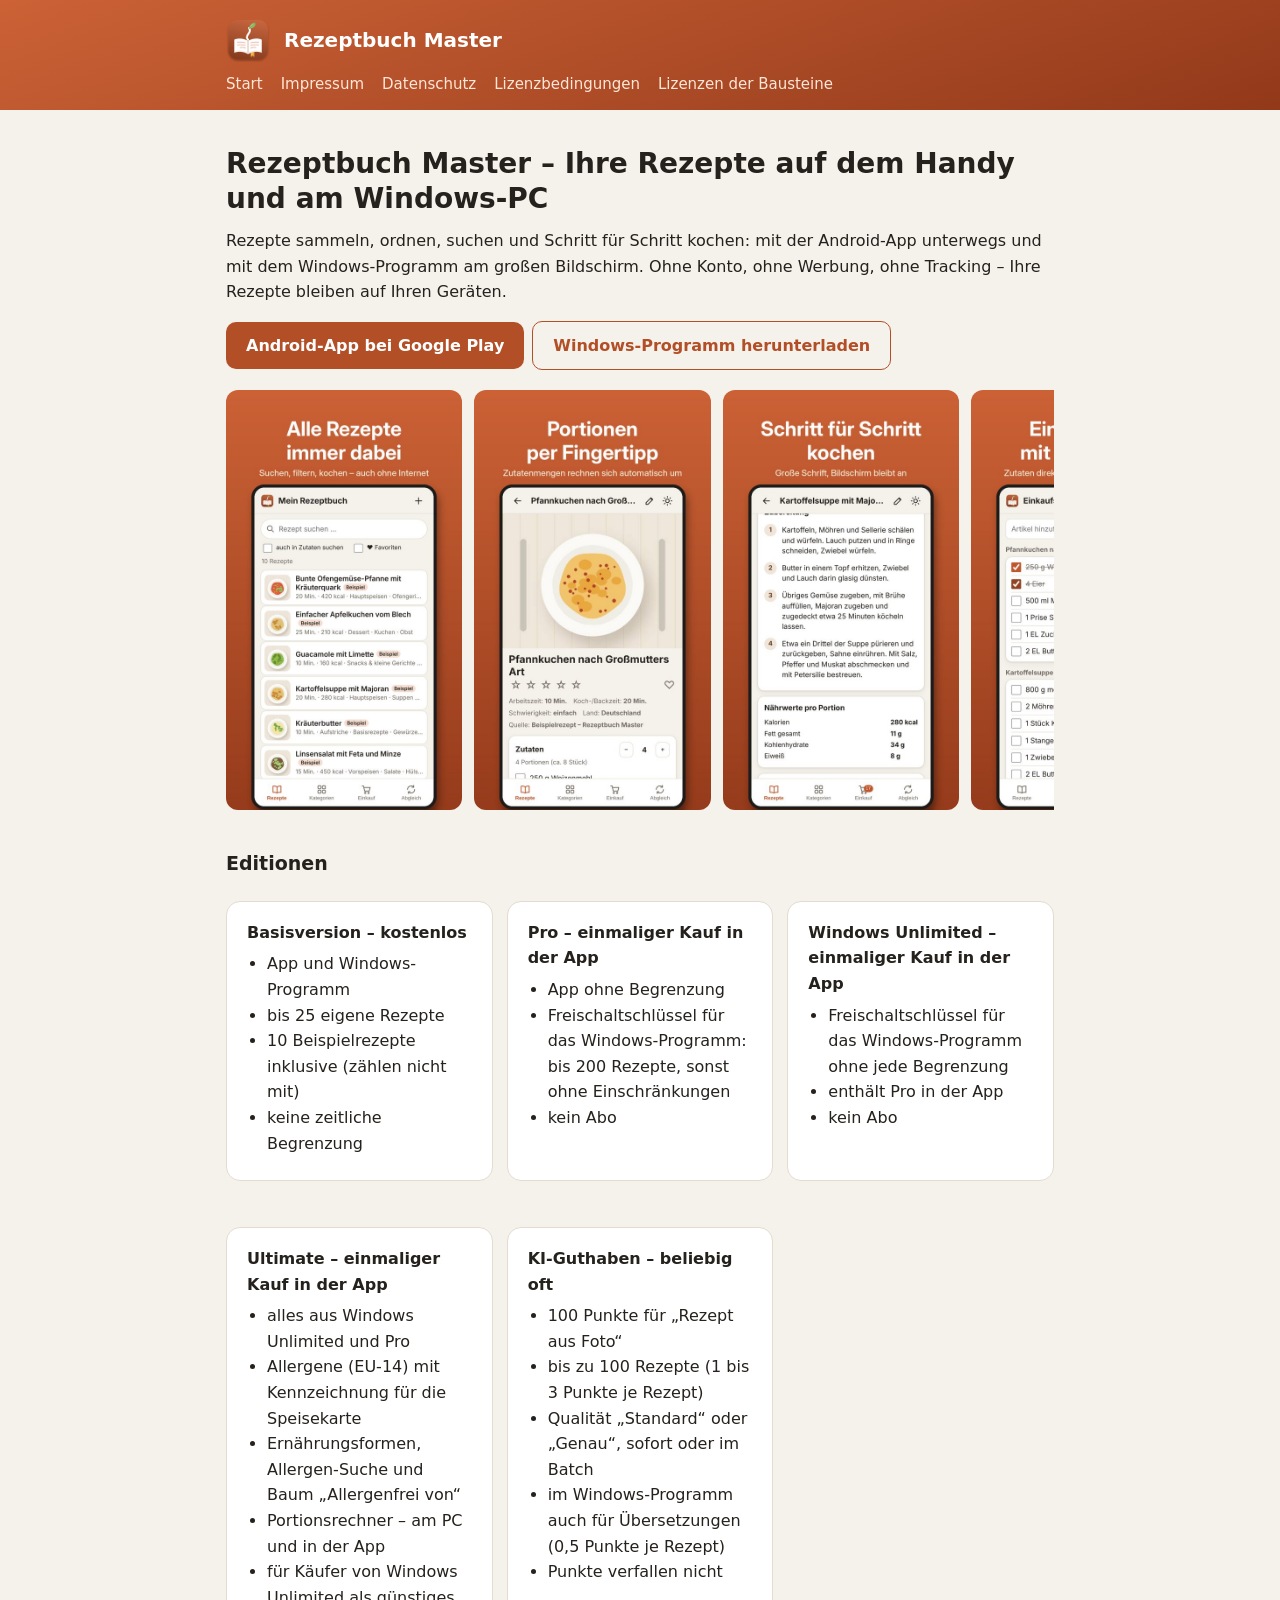
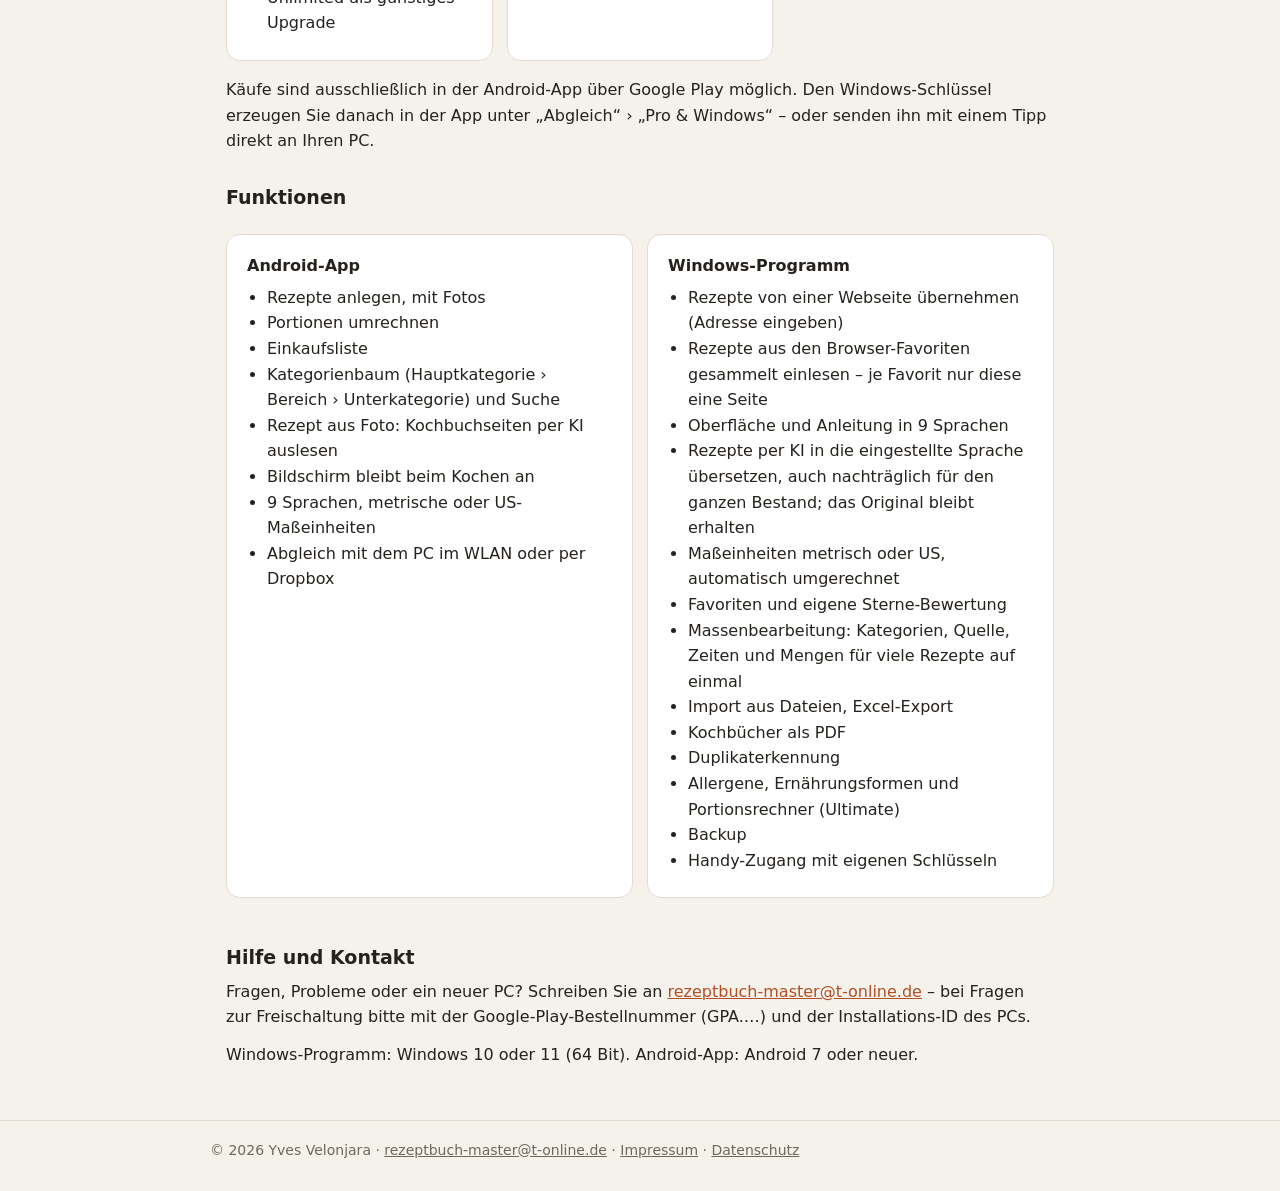
<file: index.html>
<!doctype html>
<html lang="de"><head><meta charset="utf-8"><meta name="viewport" content="width=device-width,initial-scale=1">
<title>Rezeptbuch Master – Rezepte auf Handy und PC</title><link rel="icon" href="icon.png"><link rel="stylesheet" href="style.css"></head>
<body><header><div class="w hd"><img src="icon.png" alt=""><a href="index.html">Rezeptbuch Master</a></div>
<div class="w"><nav><a href="index.html">Start</a><a href="impressum.html">Impressum</a><a href="datenschutz.html">Datenschutz</a><a href="lizenz.html">Lizenzbedingungen</a><a href="bausteine.html">Lizenzen der Bausteine</a></nav></div></header>
<main class="w"><h1>Rezeptbuch Master – Ihre Rezepte auf dem Handy und am Windows-PC</h1>
<p>Rezepte sammeln, ordnen, suchen und Schritt für Schritt kochen: mit der Android-App unterwegs und mit dem
Windows-Programm am großen Bildschirm. Ohne Konto, ohne Werbung, ohne Tracking – Ihre Rezepte bleiben auf Ihren Geräten.</p>
<p><a class="btn" href="https://play.google.com/store/apps/details?id=de.velonjara.rezeptbuch">Android-App bei Google Play</a><a class="btn sec" href="https://github.com/RezeptbuchMaster/rezeptbuch-master/releases/latest">Windows-Programm herunterladen</a></p>
<div class="shots"><img src="bilder/screenshot_1.jpg" alt="Bildschirmfoto 1 der App" loading="lazy"><img src="bilder/screenshot_2.jpg" alt="Bildschirmfoto 2 der App" loading="lazy"><img src="bilder/screenshot_3.jpg" alt="Bildschirmfoto 3 der App" loading="lazy"><img src="bilder/screenshot_4.jpg" alt="Bildschirmfoto 4 der App" loading="lazy"><img src="bilder/screenshot_5.jpg" alt="Bildschirmfoto 5 der App" loading="lazy"><img src="bilder/screenshot_6.jpg" alt="Bildschirmfoto 6 der App" loading="lazy"><img src="bilder/screenshot_7.jpg" alt="Bildschirmfoto 7 der App" loading="lazy"><img src="bilder/screenshot_8.jpg" alt="Bildschirmfoto 8 der App" loading="lazy"></div>
<h2>Editionen</h2>
<div class="grid">
<div class="card"><b>Basisversion – kostenlos</b><ul><li>App und Windows-Programm</li><li>bis 25 eigene Rezepte</li><li>10 Beispielrezepte inklusive (zählen nicht mit)</li><li>keine zeitliche Begrenzung</li></ul></div>
<div class="card"><b>Pro – einmaliger Kauf in der App</b><ul><li>App ohne Begrenzung</li><li>Freischaltschlüssel für das Windows-Programm: bis 200 Rezepte, sonst ohne Einschränkungen</li><li>kein Abo</li></ul></div>
<div class="card"><b>Windows Unlimited – einmaliger Kauf in der App</b><ul><li>Freischaltschlüssel für das Windows-Programm ohne jede Begrenzung</li><li>enthält Pro in der App</li><li>kein Abo</li></ul></div>
<div class="card"><b>Ultimate – einmaliger Kauf in der App</b><ul><li>alles aus Windows Unlimited und Pro</li><li>Allergene (EU-14) mit Kennzeichnung für die Speisekarte</li><li>Ernährungsformen, Allergen-Suche und Baum „Allergenfrei von“</li><li>Portionsrechner – am PC und in der App</li><li>für Käufer von Windows Unlimited als günstiges Upgrade</li></ul></div>
<div class="card"><b>KI-Guthaben – beliebig oft</b><ul><li>100 Punkte für „Rezept aus Foto“</li><li>bis zu 100 Rezepte (1 bis 3 Punkte je Rezept)</li><li>Qualität „Standard“ oder „Genau“, sofort oder im Batch</li><li>im Windows-Programm auch für Übersetzungen (0,5 Punkte je Rezept)</li><li>Punkte verfallen nicht</li></ul></div>
</div>
<p>Käufe sind ausschließlich in der Android-App über Google Play möglich. Den Windows-Schlüssel erzeugen Sie danach in der App unter
„Abgleich“ › „Pro &amp; Windows“ – oder senden ihn mit einem Tipp direkt an Ihren PC.</p>
<h2>Funktionen</h2>
<div class="grid">
<div class="card"><b>Android-App</b><ul><li>Rezepte anlegen, mit Fotos</li><li>Portionen umrechnen</li><li>Einkaufsliste</li><li>Kategorienbaum (Hauptkategorie › Bereich › Unterkategorie) und Suche</li><li>Rezept aus Foto: Kochbuchseiten per KI auslesen</li><li>Bildschirm bleibt beim Kochen an</li><li>9 Sprachen, metrische oder US-Maßeinheiten</li><li>Abgleich mit dem PC im WLAN oder per Dropbox</li></ul></div>
<div class="card"><b>Windows-Programm</b><ul><li>Rezepte von einer Webseite übernehmen (Adresse eingeben)</li><li>Rezepte aus den Browser-Favoriten gesammelt einlesen – je Favorit nur diese eine Seite</li><li>Oberfläche und Anleitung in 9 Sprachen</li><li>Rezepte per KI in die eingestellte Sprache übersetzen, auch nachträglich für den ganzen Bestand; das Original bleibt erhalten</li><li>Maßeinheiten metrisch oder US, automatisch umgerechnet</li><li>Favoriten und eigene Sterne-Bewertung</li><li>Massenbearbeitung: Kategorien, Quelle, Zeiten und Mengen für viele Rezepte auf einmal</li><li>Import aus Dateien, Excel-Export</li><li>Kochbücher als PDF</li><li>Duplikaterkennung</li><li>Allergene, Ernährungsformen und Portionsrechner (Ultimate)</li><li>Backup</li><li>Handy-Zugang mit eigenen Schlüsseln</li></ul></div>
</div>
<h2>Hilfe und Kontakt</h2>
<p>Fragen, Probleme oder ein neuer PC? Schreiben Sie an <a href="mailto:rezeptbuch-master@t-online.de">rezeptbuch-master@t-online.de</a> – bei Fragen zur
Freischaltung bitte mit der Google-Play-Bestellnummer (GPA.…) und der Installations-ID des PCs.</p>
<p>Windows-Programm: Windows 10 oder 11 (64 Bit). Android-App: Android 7 oder neuer.</p>
</main>
<footer><div class="w">© 2026 Yves Velonjara · <a href="mailto:rezeptbuch-master@t-online.de">rezeptbuch-master@t-online.de</a> · <a href="impressum.html">Impressum</a> · <a href="datenschutz.html">Datenschutz</a></div></footer>
</body></html>
</file>
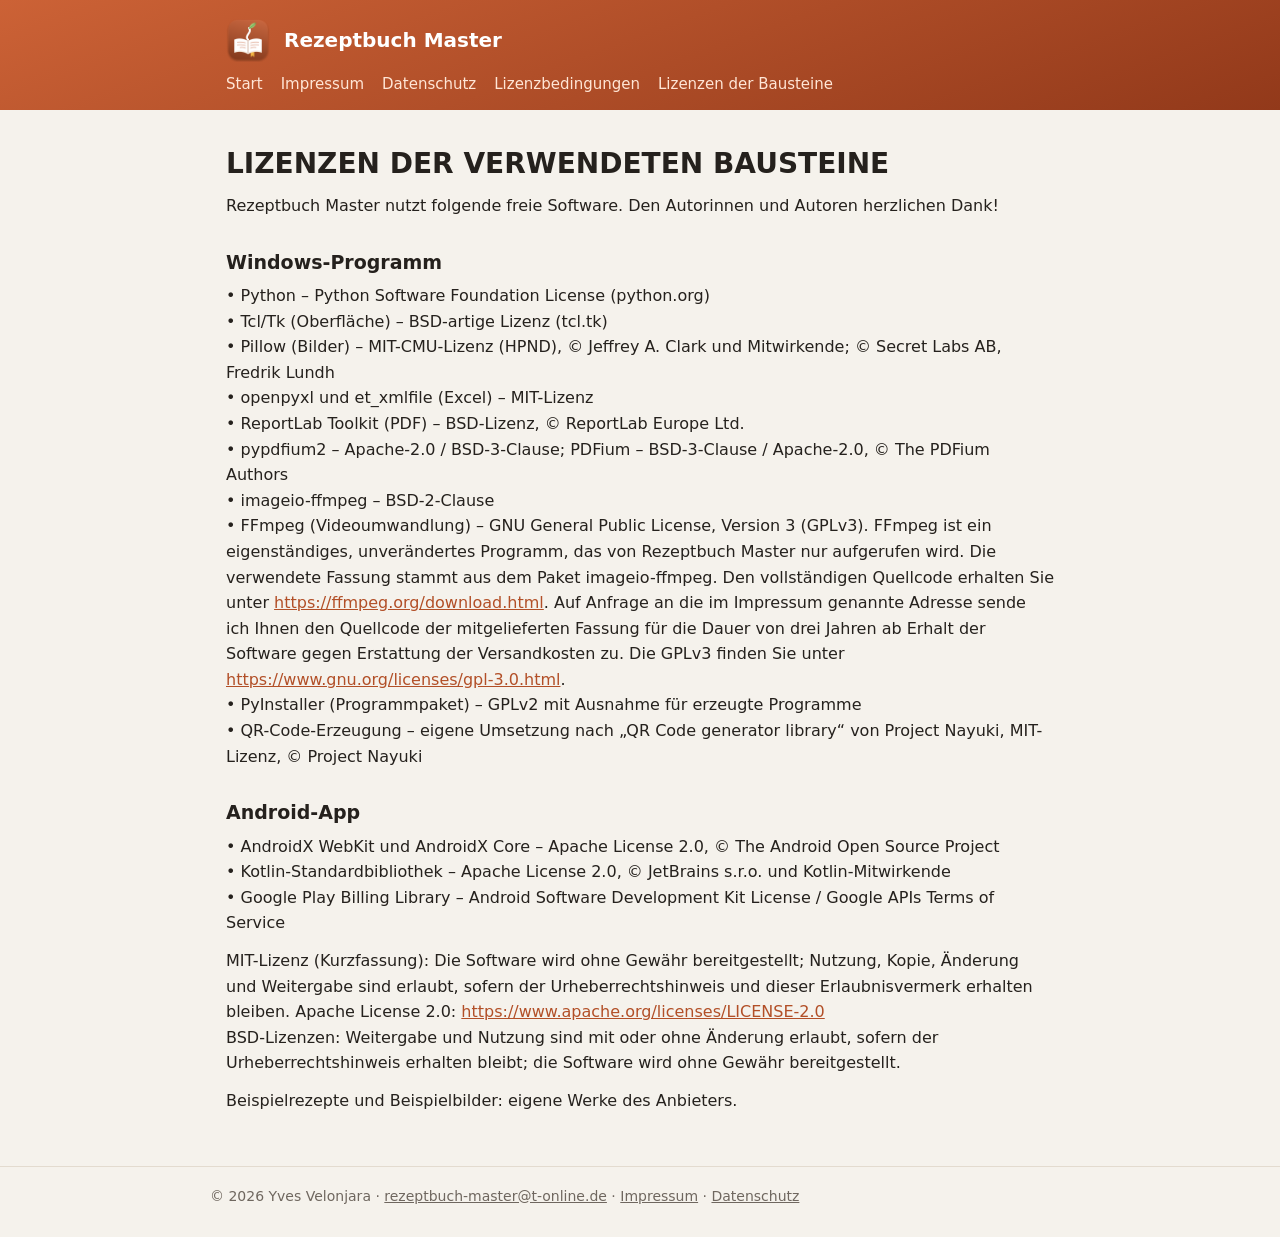
<file: bausteine.html>
<!doctype html>
<html lang="de"><head><meta charset="utf-8"><meta name="viewport" content="width=device-width,initial-scale=1">
<title>Lizenzen der Bausteine – Rezeptbuch Master</title><link rel="icon" href="icon.png"><link rel="stylesheet" href="style.css"></head>
<body><header><div class="w hd"><img src="icon.png" alt=""><a href="index.html">Rezeptbuch Master</a></div>
<div class="w"><nav><a href="index.html">Start</a><a href="impressum.html">Impressum</a><a href="datenschutz.html">Datenschutz</a><a href="lizenz.html">Lizenzbedingungen</a><a href="bausteine.html">Lizenzen der Bausteine</a></nav></div></header>
<main class="w"><h1>LIZENZEN DER VERWENDETEN BAUSTEINE</h1>
<p>Rezeptbuch Master nutzt folgende freie Software. Den Autorinnen und Autoren herzlichen Dank!</p>
<h2>Windows-Programm</h2>
<p>• Python – Python Software Foundation License (python.org)<br>• Tcl/Tk (Oberfläche) – BSD-artige Lizenz (tcl.tk)<br>• Pillow (Bilder) – MIT-CMU-Lizenz (HPND), © Jeffrey A. Clark und Mitwirkende; © Secret Labs AB, Fredrik Lundh<br>• openpyxl und et_xmlfile (Excel) – MIT-Lizenz<br>• ReportLab Toolkit (PDF) – BSD-Lizenz, © ReportLab Europe Ltd.<br>• pypdfium2 – Apache-2.0 / BSD-3-Clause; PDFium – BSD-3-Clause / Apache-2.0, © The PDFium Authors<br>• imageio-ffmpeg – BSD-2-Clause<br>• FFmpeg (Videoumwandlung) – GNU General Public License, Version 3 (GPLv3). FFmpeg ist ein eigenständiges, unverändertes Programm, das von Rezeptbuch Master nur aufgerufen wird. Die verwendete Fassung stammt aus dem Paket imageio-ffmpeg. Den vollständigen Quellcode erhalten Sie unter <a href="https://ffmpeg.org/download.html">https://ffmpeg.org/download.html</a>. Auf Anfrage an die im Impressum genannte Adresse sende ich Ihnen den Quellcode der mitgelieferten Fassung für die Dauer von drei Jahren ab Erhalt der Software gegen Erstattung der Versandkosten zu. Die GPLv3 finden Sie unter <a href="https://www.gnu.org/licenses/gpl-3.0.html">https://www.gnu.org/licenses/gpl-3.0.html</a>.<br>• PyInstaller (Programmpaket) – GPLv2 mit Ausnahme für erzeugte Programme<br>• QR-Code-Erzeugung – eigene Umsetzung nach „QR Code generator library“ von Project Nayuki, MIT-Lizenz, © Project Nayuki</p>
<h2>Android-App</h2>
<p>• AndroidX WebKit und AndroidX Core – Apache License 2.0, © The Android Open Source Project<br>• Kotlin-Standardbibliothek – Apache License 2.0, © JetBrains s.r.o. und Kotlin-Mitwirkende<br>• Google Play Billing Library – Android Software Development Kit License / Google APIs Terms of Service</p>
<p>MIT-Lizenz (Kurzfassung): Die Software wird ohne Gewähr bereitgestellt; Nutzung, Kopie, Änderung und Weitergabe sind erlaubt, sofern der Urheberrechtshinweis und dieser Erlaubnisvermerk erhalten bleiben. Apache License 2.0: <a href="https://www.apache.org/licenses/LICENSE-2.0">https://www.apache.org/licenses/LICENSE-2.0</a><br>BSD-Lizenzen: Weitergabe und Nutzung sind mit oder ohne Änderung erlaubt, sofern der Urheberrechtshinweis erhalten bleibt; die Software wird ohne Gewähr bereitgestellt.</p>
<p>Beispielrezepte und Beispielbilder: eigene Werke des Anbieters.</p></main>
<footer><div class="w">© 2026 Yves Velonjara · <a href="mailto:rezeptbuch-master@t-online.de">rezeptbuch-master@t-online.de</a> · <a href="impressum.html">Impressum</a> · <a href="datenschutz.html">Datenschutz</a></div></footer>
</body></html>
</file>
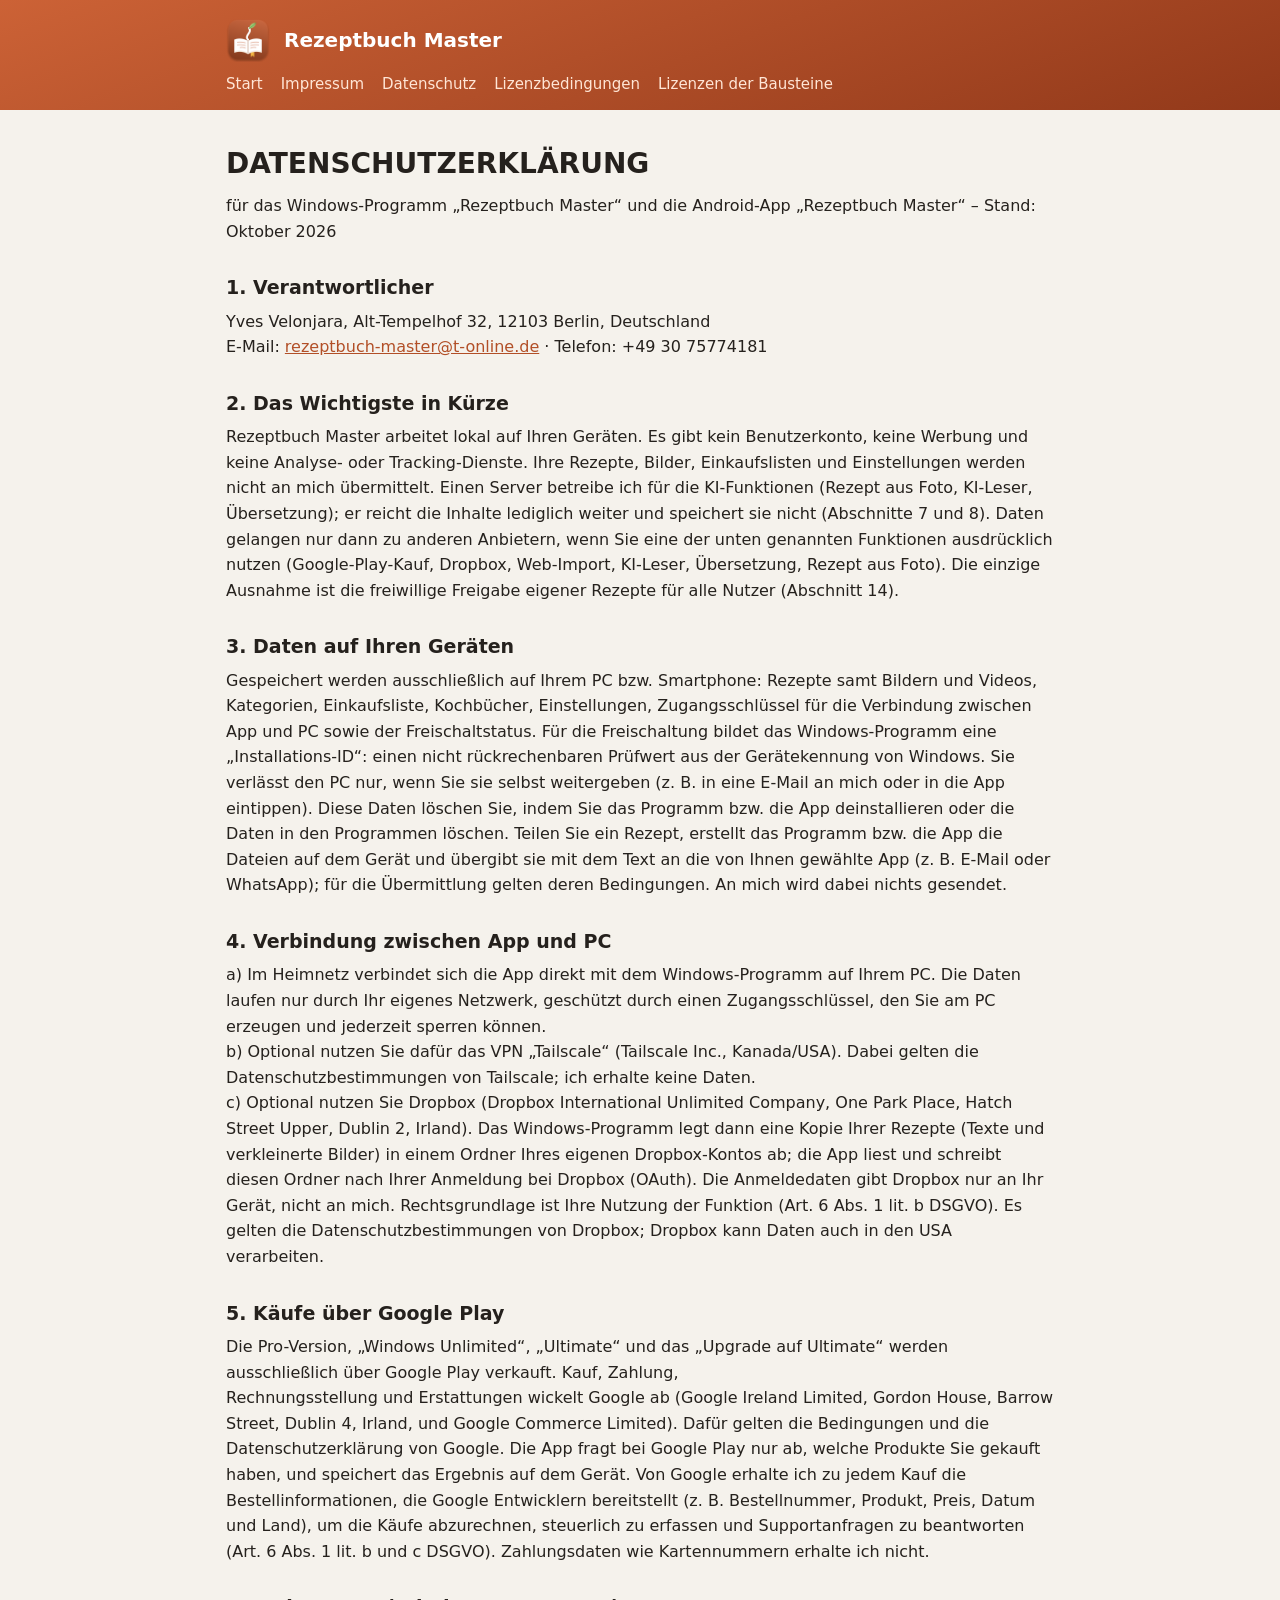
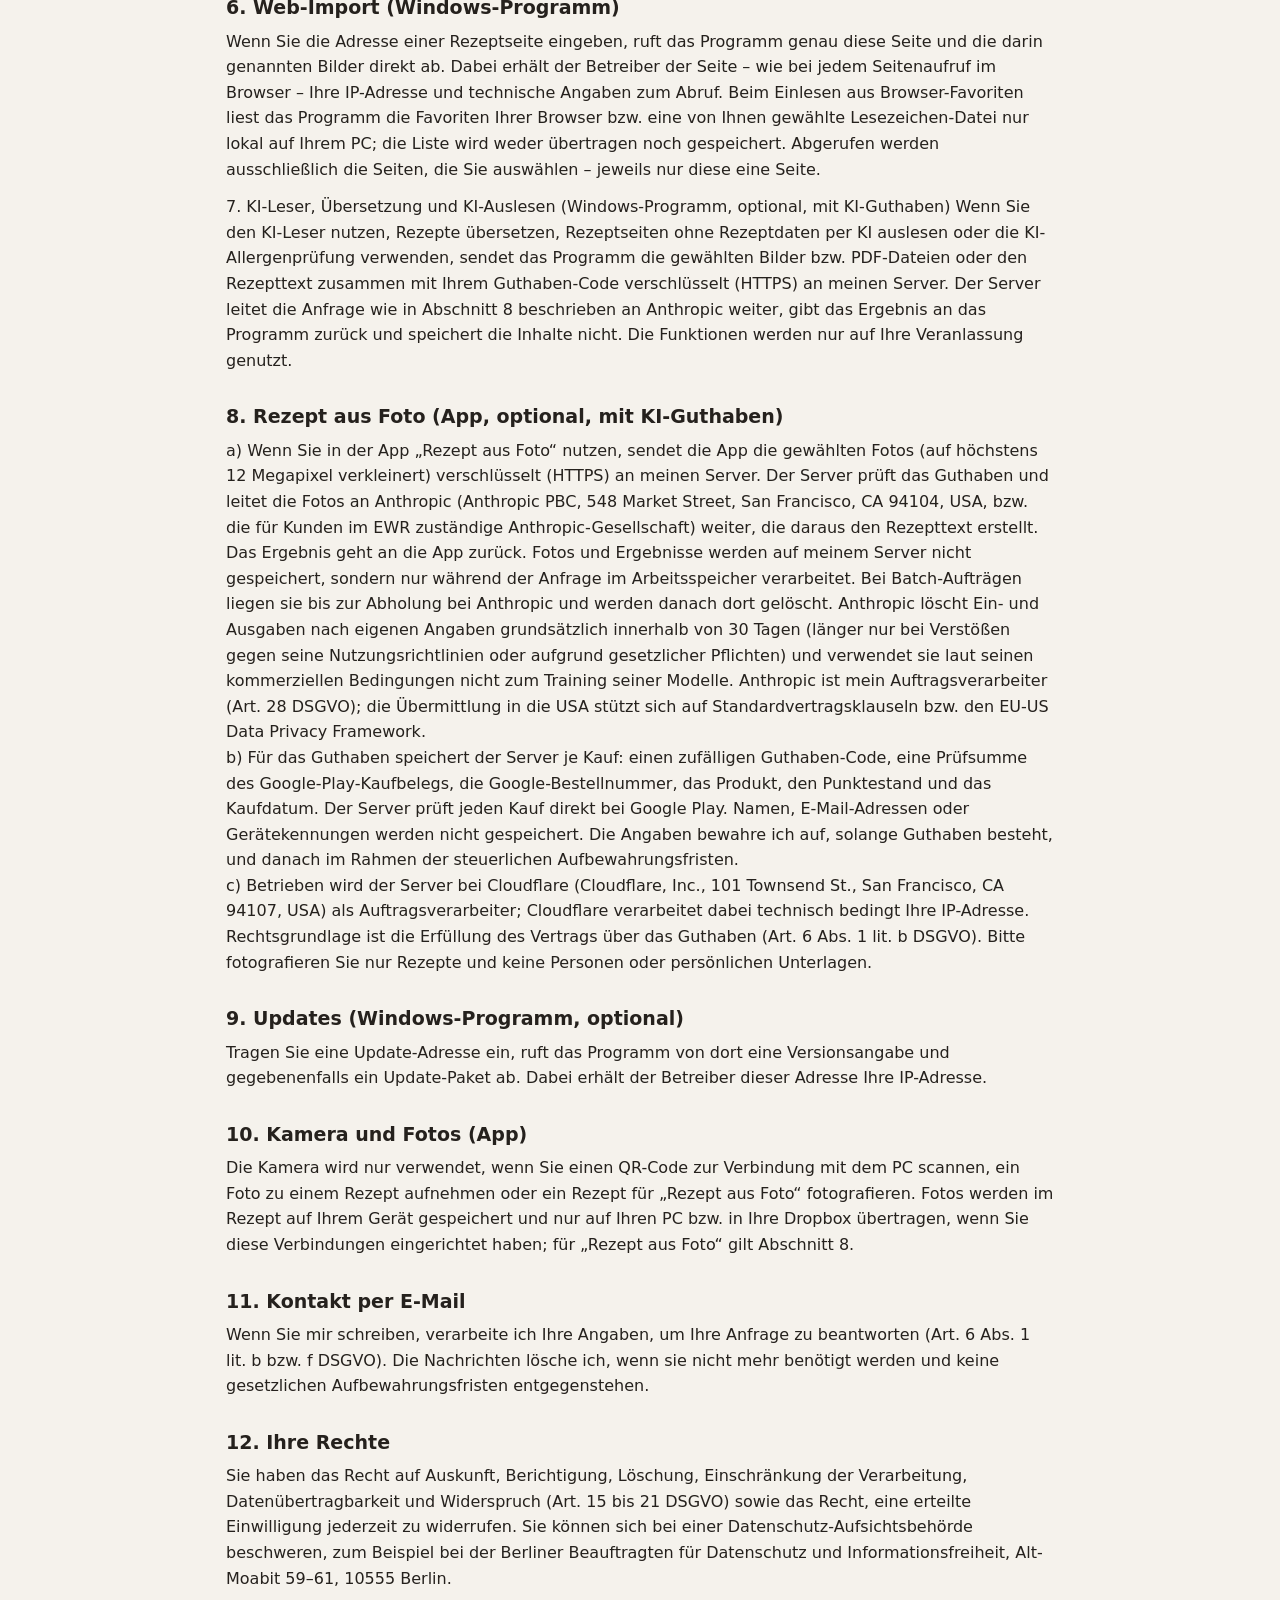
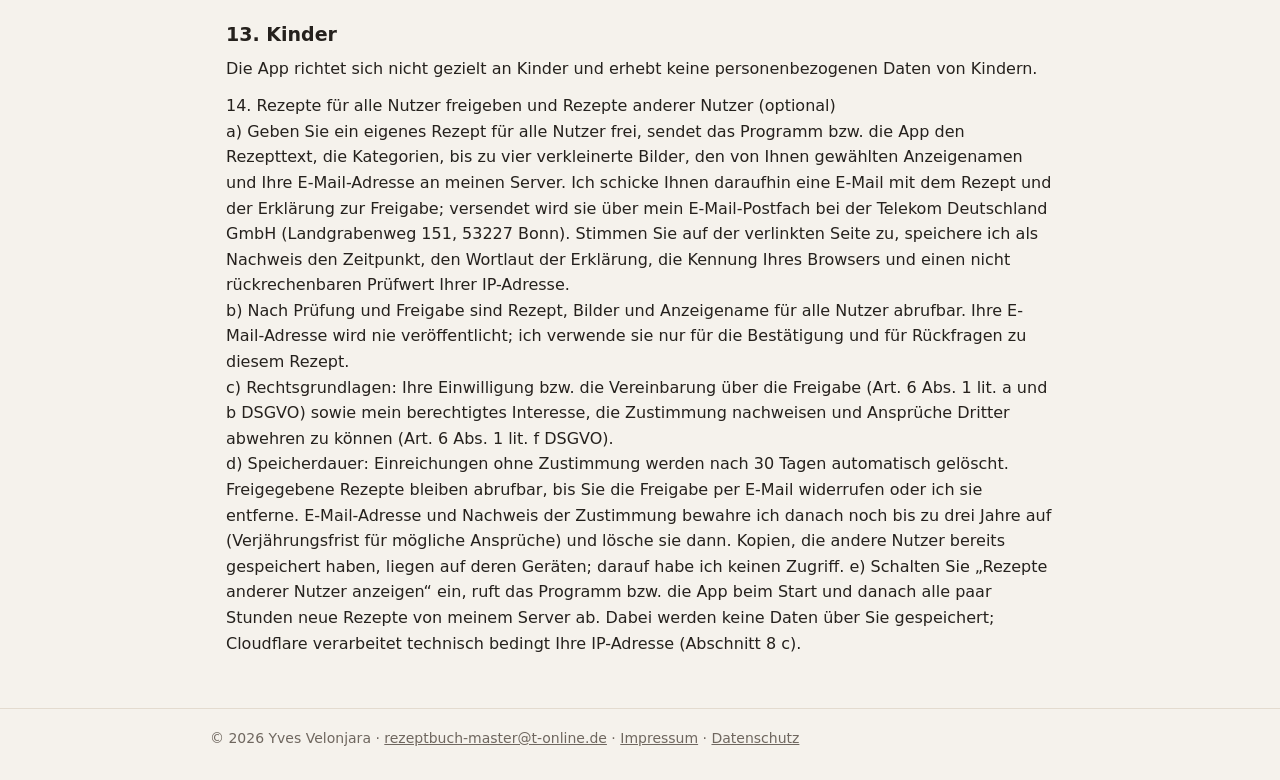
<file: datenschutz.html>
<!doctype html>
<html lang="de"><head><meta charset="utf-8"><meta name="viewport" content="width=device-width,initial-scale=1">
<title>Datenschutzerklärung – Rezeptbuch Master</title><link rel="icon" href="icon.png"><link rel="stylesheet" href="style.css"></head>
<body><header><div class="w hd"><img src="icon.png" alt=""><a href="index.html">Rezeptbuch Master</a></div>
<div class="w"><nav><a href="index.html">Start</a><a href="impressum.html">Impressum</a><a href="datenschutz.html">Datenschutz</a><a href="lizenz.html">Lizenzbedingungen</a><a href="bausteine.html">Lizenzen der Bausteine</a></nav></div></header>
<main class="w"><h1>DATENSCHUTZERKLÄRUNG</h1>
<p>für das Windows-Programm „Rezeptbuch Master“ und die Android-App „Rezeptbuch Master“ – Stand: Oktober 2026</p>
<h2>1. Verantwortlicher</h2>
<p>Yves Velonjara, Alt-Tempelhof 32, 12103 Berlin, Deutschland<br>E-Mail: <a href="mailto:rezeptbuch-master@t-online.de">rezeptbuch-master@t-online.de</a> · Telefon: +49 30 75774181</p>
<h2>2. Das Wichtigste in Kürze</h2>
<p>Rezeptbuch Master arbeitet lokal auf Ihren Geräten. Es gibt kein Benutzerkonto, keine Werbung und keine Analyse- oder Tracking-Dienste. Ihre Rezepte, Bilder, Einkaufslisten und Einstellungen werden nicht an mich übermittelt. Einen Server betreibe ich für die KI-Funktionen (Rezept aus Foto, KI-Leser, Übersetzung); er reicht die Inhalte lediglich weiter und speichert sie nicht (Abschnitte 7 und 8). Daten gelangen nur dann zu anderen Anbietern, wenn Sie eine der unten genannten Funktionen ausdrücklich nutzen (Google-Play-Kauf, Dropbox, Web-Import, KI-Leser, Übersetzung, Rezept aus Foto). Die einzige Ausnahme ist die freiwillige Freigabe eigener Rezepte für alle Nutzer (Abschnitt 14).</p>
<h2>3. Daten auf Ihren Geräten</h2>
<p>Gespeichert werden ausschließlich auf Ihrem PC bzw. Smartphone: Rezepte samt Bildern und Videos, Kategorien, Einkaufsliste, Kochbücher, Einstellungen, Zugangsschlüssel für die Verbindung zwischen App und PC sowie der Freischaltstatus. Für die Freischaltung bildet das Windows-Programm eine „Installations-ID“: einen nicht rückrechenbaren Prüfwert aus der Gerätekennung von Windows. Sie verlässt den PC nur, wenn Sie sie selbst weitergeben (z. B. in eine E-Mail an mich oder in die App eintippen). Diese Daten löschen Sie, indem Sie das Programm bzw. die App deinstallieren oder die Daten in den Programmen löschen. Teilen Sie ein Rezept, erstellt das Programm bzw. die App die Dateien auf dem Gerät und übergibt sie mit dem Text an die von Ihnen gewählte App (z. B. E-Mail oder WhatsApp); für die Übermittlung gelten deren Bedingungen. An mich wird dabei nichts gesendet.</p>
<h2>4. Verbindung zwischen App und PC</h2>
<p>a) Im Heimnetz verbindet sich die App direkt mit dem Windows-Programm auf Ihrem PC. Die Daten laufen nur durch Ihr eigenes Netzwerk, geschützt durch einen Zugangsschlüssel, den Sie am PC erzeugen und jederzeit sperren können.<br>b) Optional nutzen Sie dafür das VPN „Tailscale“ (Tailscale Inc., Kanada/USA). Dabei gelten die Datenschutzbestimmungen von Tailscale; ich erhalte keine Daten.<br>c) Optional nutzen Sie Dropbox (Dropbox International Unlimited Company, One Park Place, Hatch Street Upper, Dublin 2, Irland). Das Windows-Programm legt dann eine Kopie Ihrer Rezepte (Texte und verkleinerte Bilder) in einem Ordner Ihres eigenen Dropbox-Kontos ab; die App liest und schreibt diesen Ordner nach Ihrer Anmeldung bei Dropbox (OAuth). Die Anmeldedaten gibt Dropbox nur an Ihr Gerät, nicht an mich. Rechtsgrundlage ist Ihre Nutzung der Funktion (Art. 6 Abs. 1 lit. b DSGVO). Es gelten die Datenschutzbestimmungen von Dropbox; Dropbox kann Daten auch in den USA verarbeiten.</p>
<h2>5. Käufe über Google Play</h2>
<p>Die Pro-Version, „Windows Unlimited“, „Ultimate“ und das „Upgrade auf Ultimate“ werden ausschließlich über Google Play verkauft. Kauf, Zahlung,<br>Rechnungsstellung und Erstattungen wickelt Google ab (Google Ireland Limited, Gordon House, Barrow Street, Dublin 4, Irland, und Google Commerce Limited). Dafür gelten die Bedingungen und die Datenschutzerklärung von Google. Die App fragt bei Google Play nur ab, welche Produkte Sie gekauft haben, und speichert das Ergebnis auf dem Gerät. Von Google erhalte ich zu jedem Kauf die Bestellinformationen, die Google Entwicklern bereitstellt (z. B. Bestellnummer, Produkt, Preis, Datum und Land), um die Käufe abzurechnen, steuerlich zu erfassen und Supportanfragen zu beantworten (Art. 6 Abs. 1 lit. b und c DSGVO). Zahlungsdaten wie Kartennummern erhalte ich nicht.</p>
<h2>6. Web-Import (Windows-Programm)</h2>
<p>Wenn Sie die Adresse einer Rezeptseite eingeben, ruft das Programm genau diese Seite und die darin genannten Bilder direkt ab. Dabei erhält der Betreiber der Seite – wie bei jedem Seitenaufruf im Browser – Ihre IP-Adresse und technische Angaben zum Abruf. Beim Einlesen aus Browser-Favoriten liest das Programm die Favoriten Ihrer Browser bzw. eine von Ihnen gewählte Lesezeichen-Datei nur lokal auf Ihrem PC; die Liste wird weder übertragen noch gespeichert. Abgerufen werden ausschließlich die Seiten, die Sie auswählen – jeweils nur diese eine Seite.</p>
<p>7. KI-Leser, Übersetzung und KI-Auslesen (Windows-Programm, optional, mit KI-Guthaben) Wenn Sie den KI-Leser nutzen, Rezepte übersetzen, Rezeptseiten ohne Rezeptdaten per KI auslesen oder die KI-Allergenprüfung verwenden, sendet das Programm die gewählten Bilder bzw. PDF-Dateien oder den Rezepttext zusammen mit Ihrem Guthaben-Code verschlüsselt (HTTPS) an meinen Server. Der Server leitet die Anfrage wie in Abschnitt 8 beschrieben an Anthropic weiter, gibt das Ergebnis an das Programm zurück und speichert die Inhalte nicht. Die Funktionen werden nur auf Ihre Veranlassung genutzt.</p>
<h2>8. Rezept aus Foto (App, optional, mit KI-Guthaben)</h2>
<p>a) Wenn Sie in der App „Rezept aus Foto“ nutzen, sendet die App die gewählten Fotos (auf höchstens 12 Megapixel verkleinert) verschlüsselt (HTTPS) an meinen Server. Der Server prüft das Guthaben und leitet die Fotos an Anthropic (Anthropic PBC, 548 Market Street, San Francisco, CA 94104, USA, bzw. die für Kunden im EWR zuständige Anthropic-Gesellschaft) weiter, die daraus den Rezepttext erstellt. Das Ergebnis geht an die App zurück. Fotos und Ergebnisse werden auf meinem Server nicht gespeichert, sondern nur während der Anfrage im Arbeitsspeicher verarbeitet. Bei Batch-Aufträgen liegen sie bis zur Abholung bei Anthropic und werden danach dort gelöscht. Anthropic löscht Ein- und Ausgaben nach eigenen Angaben grundsätzlich innerhalb von 30 Tagen (länger nur bei Verstößen gegen seine Nutzungsrichtlinien oder aufgrund gesetzlicher Pflichten) und verwendet sie laut seinen kommerziellen Bedingungen nicht zum Training seiner Modelle. Anthropic ist mein Auftragsverarbeiter (Art. 28 DSGVO); die Übermittlung in die USA stützt sich auf Standardvertragsklauseln bzw. den EU-US Data Privacy Framework.<br>b) Für das Guthaben speichert der Server je Kauf: einen zufälligen Guthaben-Code, eine Prüfsumme des Google-Play-Kaufbelegs, die Google-Bestellnummer, das Produkt, den Punktestand und das Kaufdatum. Der Server prüft jeden Kauf direkt bei Google Play. Namen, E-Mail-Adressen oder Gerätekennungen werden nicht gespeichert. Die Angaben bewahre ich auf, solange Guthaben besteht, und danach im Rahmen der steuerlichen Aufbewahrungsfristen.<br>c) Betrieben wird der Server bei Cloudflare (Cloudflare, Inc., 101 Townsend St., San Francisco, CA 94107, USA) als Auftragsverarbeiter; Cloudflare verarbeitet dabei technisch bedingt Ihre IP-Adresse. Rechtsgrundlage ist die Erfüllung des Vertrags über das Guthaben (Art. 6 Abs. 1 lit. b DSGVO). Bitte fotografieren Sie nur Rezepte und keine Personen oder persönlichen Unterlagen.</p>
<h2>9. Updates (Windows-Programm, optional)</h2>
<p>Tragen Sie eine Update-Adresse ein, ruft das Programm von dort eine Versionsangabe und gegebenenfalls ein Update-Paket ab. Dabei erhält der Betreiber dieser Adresse Ihre IP-Adresse.</p>
<h2>10. Kamera und Fotos (App)</h2>
<p>Die Kamera wird nur verwendet, wenn Sie einen QR-Code zur Verbindung mit dem PC scannen, ein Foto zu einem Rezept aufnehmen oder ein Rezept für „Rezept aus Foto“ fotografieren. Fotos werden im Rezept auf Ihrem Gerät gespeichert und nur auf Ihren PC bzw. in Ihre Dropbox übertragen, wenn Sie diese Verbindungen eingerichtet haben; für „Rezept aus Foto“ gilt Abschnitt 8.</p>
<h2>11. Kontakt per E-Mail</h2>
<p>Wenn Sie mir schreiben, verarbeite ich Ihre Angaben, um Ihre Anfrage zu beantworten (Art. 6 Abs. 1 lit. b bzw. f DSGVO). Die Nachrichten lösche ich, wenn sie nicht mehr benötigt werden und keine gesetzlichen Aufbewahrungsfristen entgegenstehen.</p>
<h2>12. Ihre Rechte</h2>
<p>Sie haben das Recht auf Auskunft, Berichtigung, Löschung, Einschränkung der Verarbeitung, Datenübertragbarkeit und Widerspruch (Art. 15 bis 21 DSGVO) sowie das Recht, eine erteilte Einwilligung jederzeit zu widerrufen. Sie können sich bei einer Datenschutz-Aufsichtsbehörde beschweren, zum Beispiel bei der Berliner Beauftragten für Datenschutz und Informationsfreiheit, Alt-Moabit 59–61, 10555 Berlin.</p>
<h2>13. Kinder</h2>
<p>Die App richtet sich nicht gezielt an Kinder und erhebt keine personenbezogenen Daten von Kindern.</p>
<p>14. Rezepte für alle Nutzer freigeben und Rezepte anderer Nutzer (optional)<br>a) Geben Sie ein eigenes Rezept für alle Nutzer frei, sendet das Programm bzw. die App den Rezepttext, die Kategorien, bis zu vier verkleinerte Bilder, den von Ihnen gewählten Anzeigenamen und Ihre E-Mail-Adresse an meinen Server. Ich schicke Ihnen daraufhin eine E-Mail mit dem Rezept und der Erklärung zur Freigabe; versendet wird sie über mein E-Mail-Postfach bei der Telekom Deutschland GmbH (Landgrabenweg 151, 53227 Bonn). Stimmen Sie auf der verlinkten Seite zu, speichere ich als Nachweis den Zeitpunkt, den Wortlaut der Erklärung, die Kennung Ihres Browsers und einen nicht rückrechenbaren Prüfwert Ihrer IP-Adresse.<br>b) Nach Prüfung und Freigabe sind Rezept, Bilder und Anzeigename für alle Nutzer abrufbar. Ihre E-Mail-Adresse wird nie veröffentlicht; ich verwende sie nur für die Bestätigung und für Rückfragen zu diesem Rezept.<br>c) Rechtsgrundlagen: Ihre Einwilligung bzw. die Vereinbarung über die Freigabe (Art. 6 Abs. 1 lit. a und b DSGVO) sowie mein berechtigtes Interesse, die Zustimmung nachweisen und Ansprüche Dritter abwehren zu können (Art. 6 Abs. 1 lit. f DSGVO).<br>d) Speicherdauer: Einreichungen ohne Zustimmung werden nach 30 Tagen automatisch gelöscht. Freigegebene Rezepte bleiben abrufbar, bis Sie die Freigabe per E-Mail widerrufen oder ich sie entferne. E-Mail-Adresse und Nachweis der Zustimmung bewahre ich danach noch bis zu drei Jahre auf (Verjährungsfrist für mögliche Ansprüche) und lösche sie dann. Kopien, die andere Nutzer bereits gespeichert haben, liegen auf deren Geräten; darauf habe ich keinen Zugriff. e) Schalten Sie „Rezepte anderer Nutzer anzeigen“ ein, ruft das Programm bzw. die App beim Start und danach alle paar Stunden neue Rezepte von meinem Server ab. Dabei werden keine Daten über Sie gespeichert; Cloudflare verarbeitet technisch bedingt Ihre IP-Adresse (Abschnitt 8 c).</p></main>
<footer><div class="w">© 2026 Yves Velonjara · <a href="mailto:rezeptbuch-master@t-online.de">rezeptbuch-master@t-online.de</a> · <a href="impressum.html">Impressum</a> · <a href="datenschutz.html">Datenschutz</a></div></footer>
</body></html>
</file>
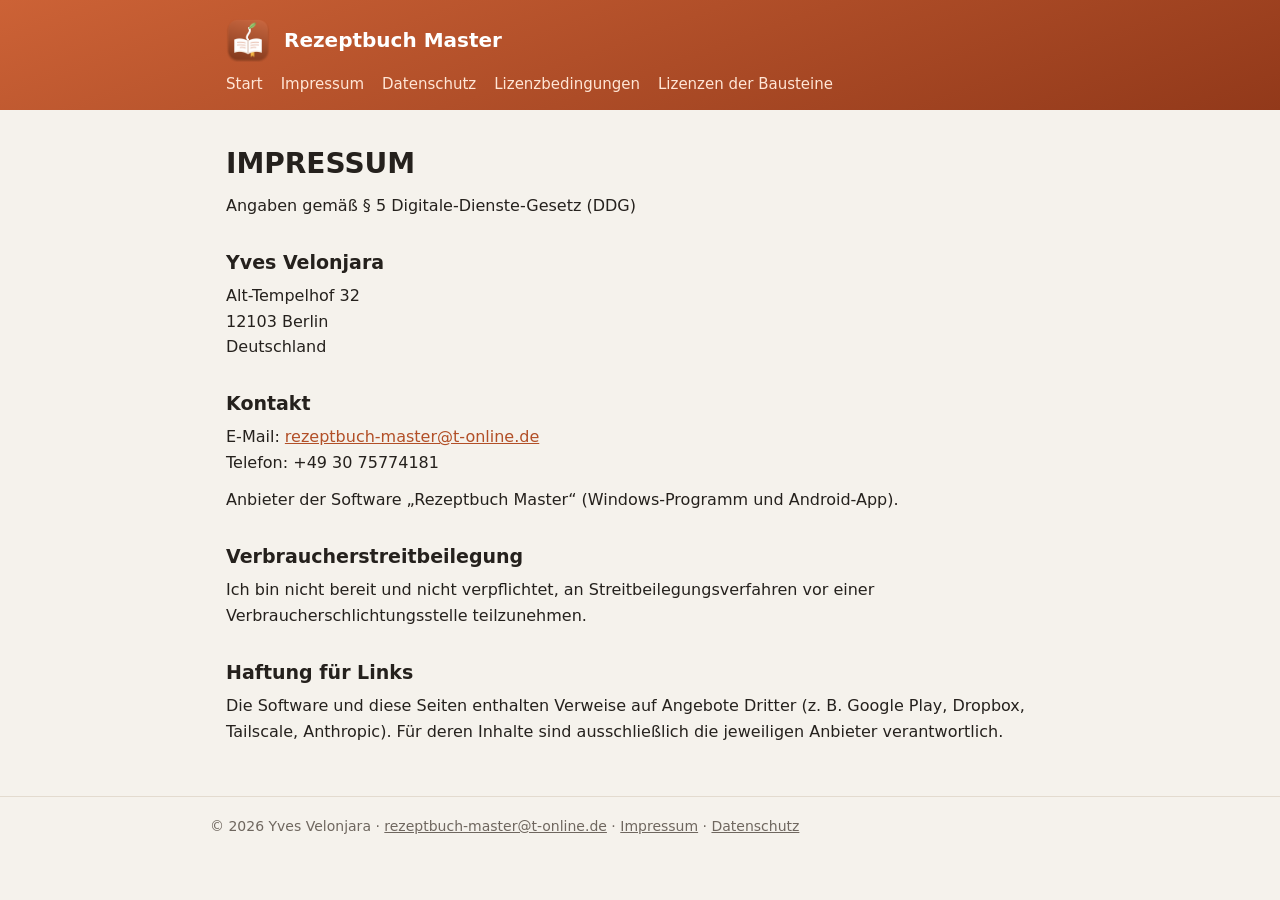
<file: impressum.html>
<!doctype html>
<html lang="de"><head><meta charset="utf-8"><meta name="viewport" content="width=device-width,initial-scale=1">
<title>Impressum – Rezeptbuch Master</title><link rel="icon" href="icon.png"><link rel="stylesheet" href="style.css"></head>
<body><header><div class="w hd"><img src="icon.png" alt=""><a href="index.html">Rezeptbuch Master</a></div>
<div class="w"><nav><a href="index.html">Start</a><a href="impressum.html">Impressum</a><a href="datenschutz.html">Datenschutz</a><a href="lizenz.html">Lizenzbedingungen</a><a href="bausteine.html">Lizenzen der Bausteine</a></nav></div></header>
<main class="w"><h1>IMPRESSUM</h1>
<p>Angaben gemäß § 5 Digitale-Dienste-Gesetz (DDG)</p>
<h2>Yves Velonjara</h2>
<p>Alt-Tempelhof 32<br>12103 Berlin<br>Deutschland</p>
<h2>Kontakt</h2>
<p>E-Mail: <a href="mailto:rezeptbuch-master@t-online.de">rezeptbuch-master@t-online.de</a><br>Telefon: +49 30 75774181</p>
<p>Anbieter der Software „Rezeptbuch Master“ (Windows-Programm und Android-App).</p>
<h2>Verbraucherstreitbeilegung</h2>
<p>Ich bin nicht bereit und nicht verpflichtet, an Streitbeilegungsverfahren vor einer Verbraucherschlichtungsstelle teilzunehmen.</p>
<h2>Haftung für Links</h2>
<p>Die Software und diese Seiten enthalten Verweise auf Angebote Dritter (z. B. Google Play, Dropbox, Tailscale, Anthropic). Für deren Inhalte sind ausschließlich die jeweiligen Anbieter verantwortlich.</p></main>
<footer><div class="w">© 2026 Yves Velonjara · <a href="mailto:rezeptbuch-master@t-online.de">rezeptbuch-master@t-online.de</a> · <a href="impressum.html">Impressum</a> · <a href="datenschutz.html">Datenschutz</a></div></footer>
</body></html>
</file>
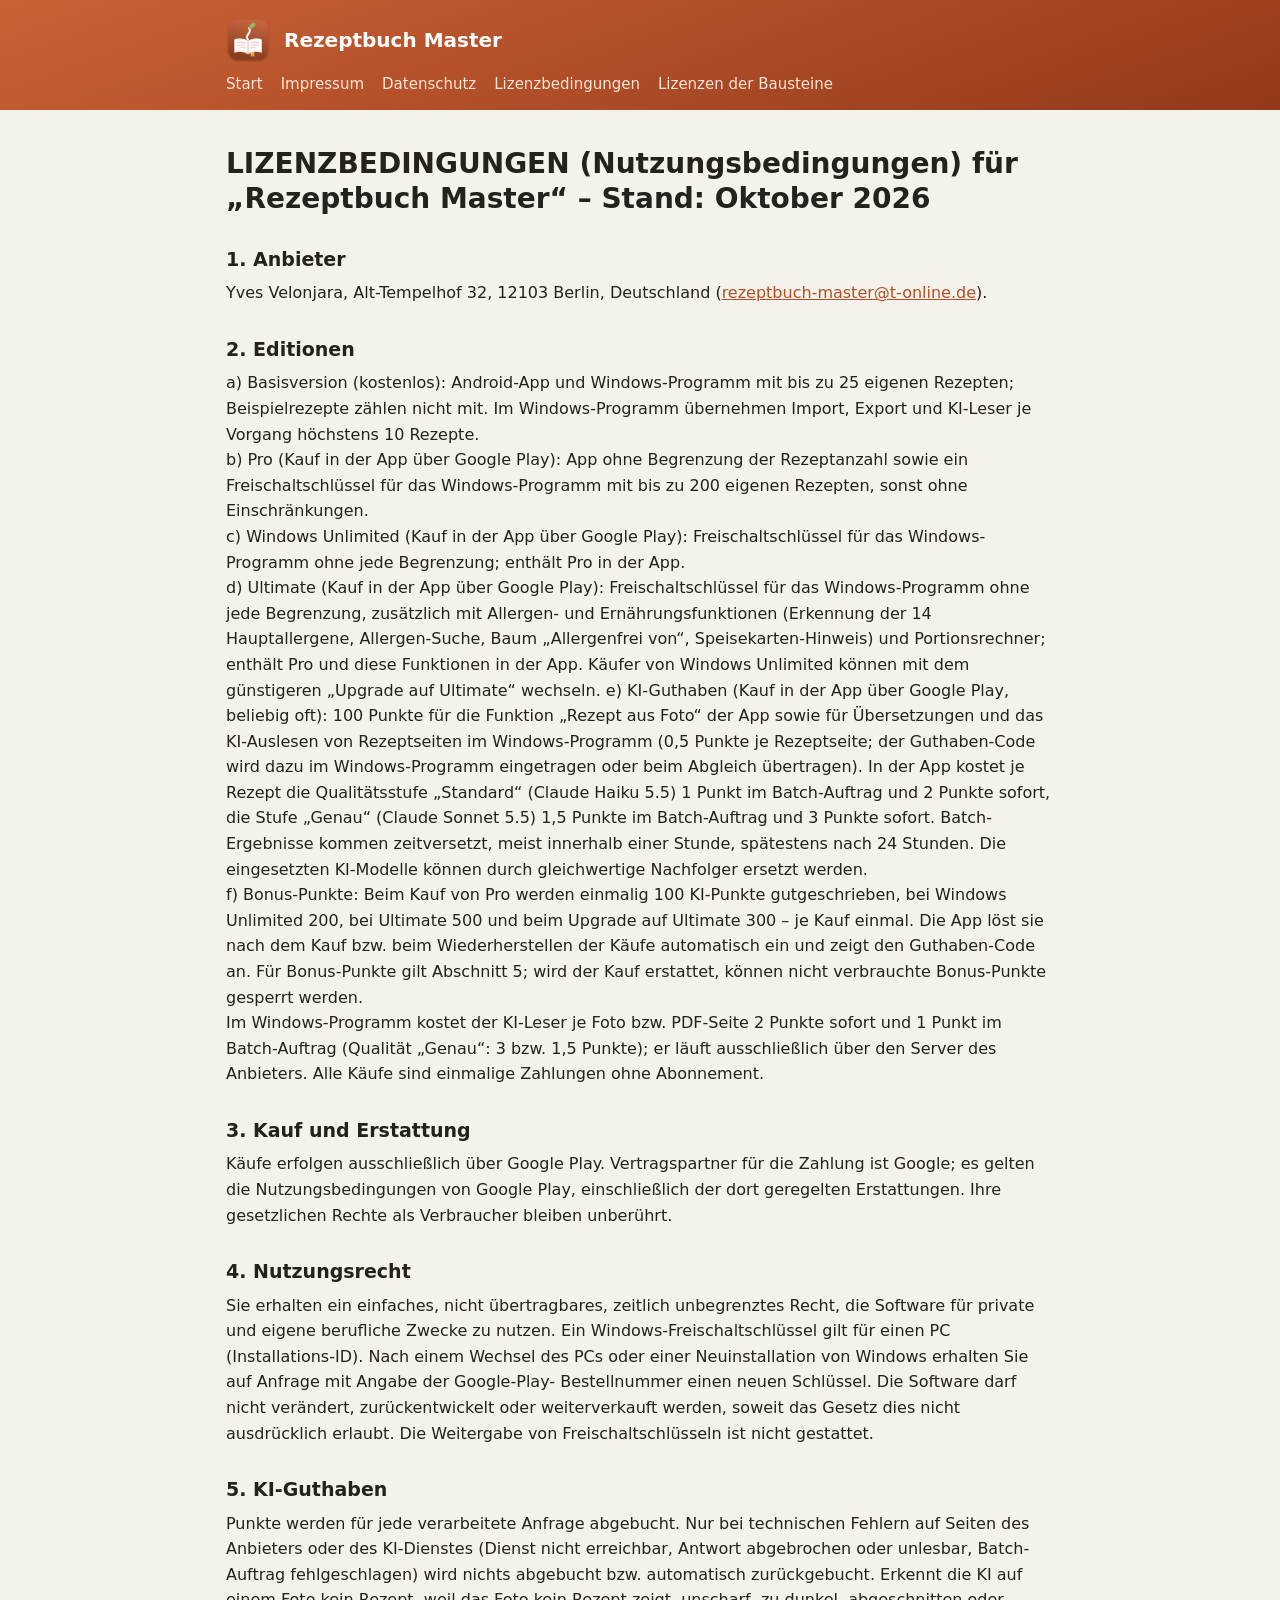
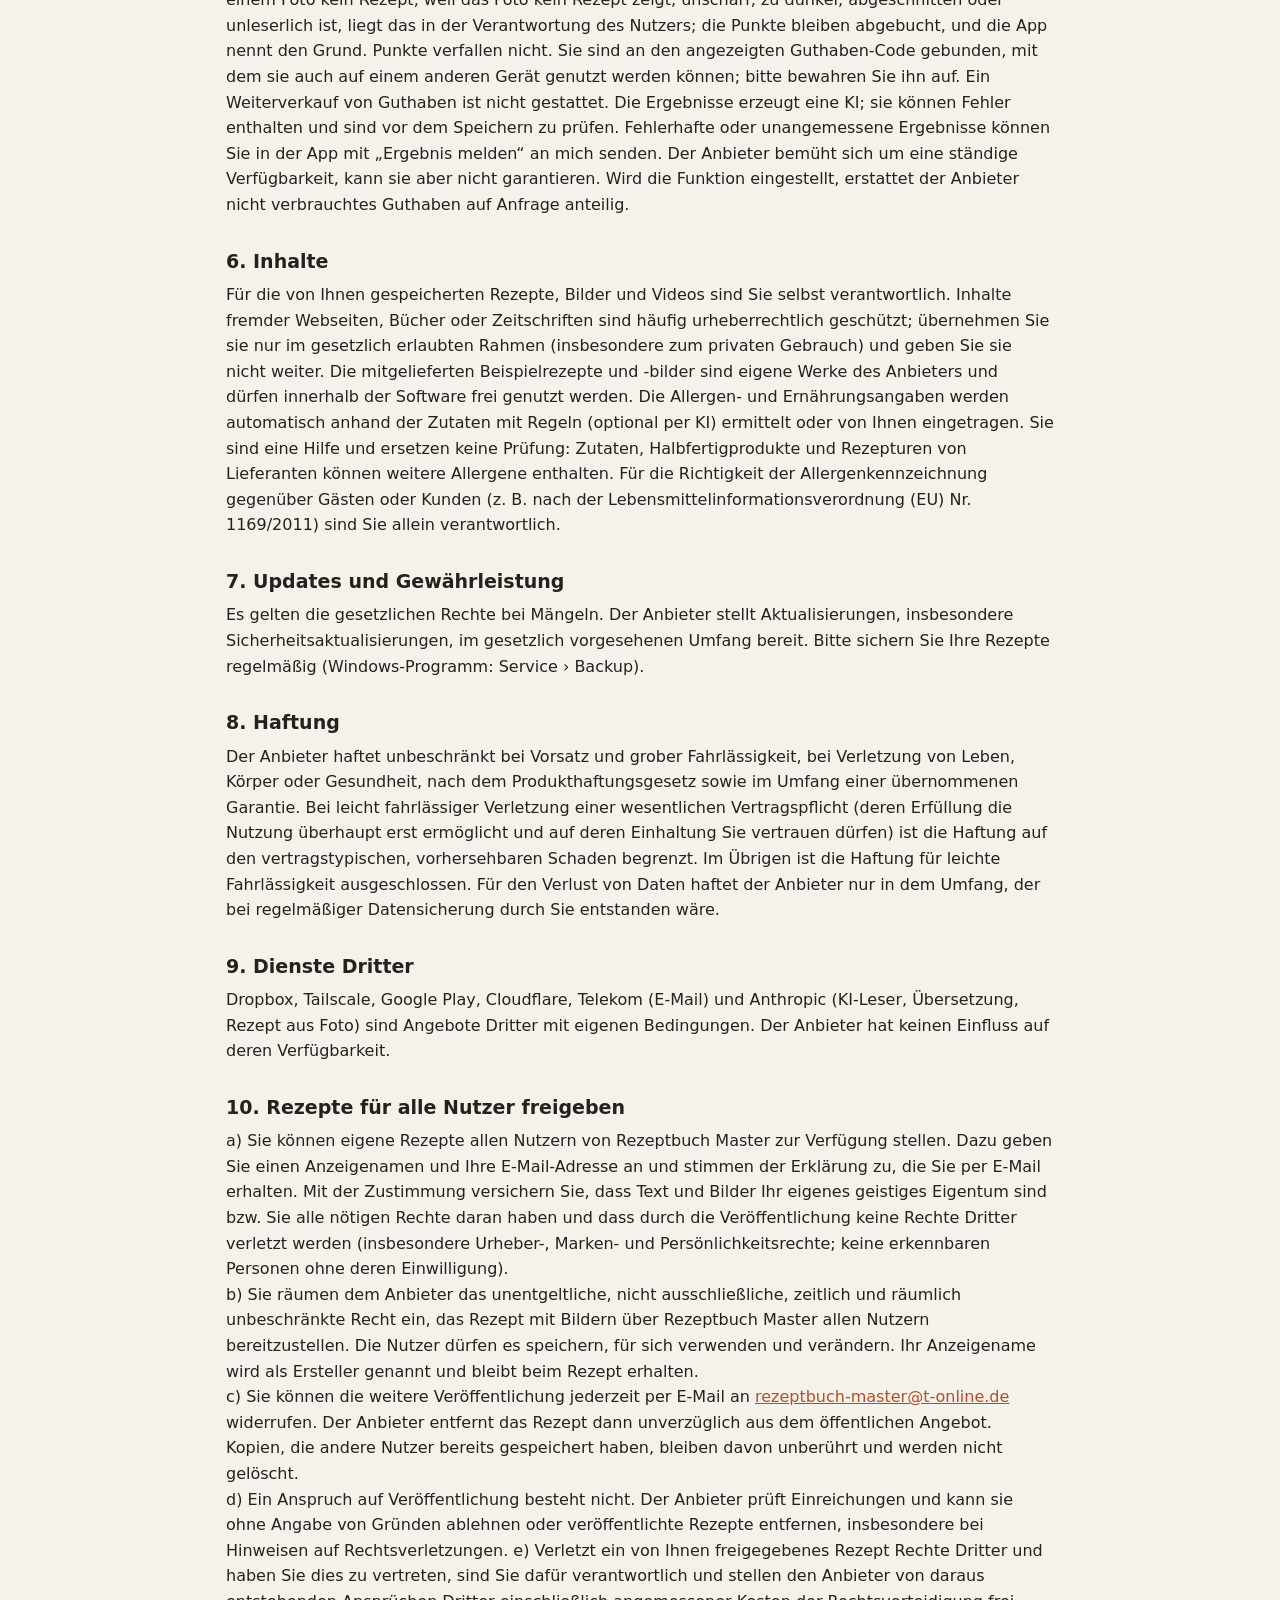
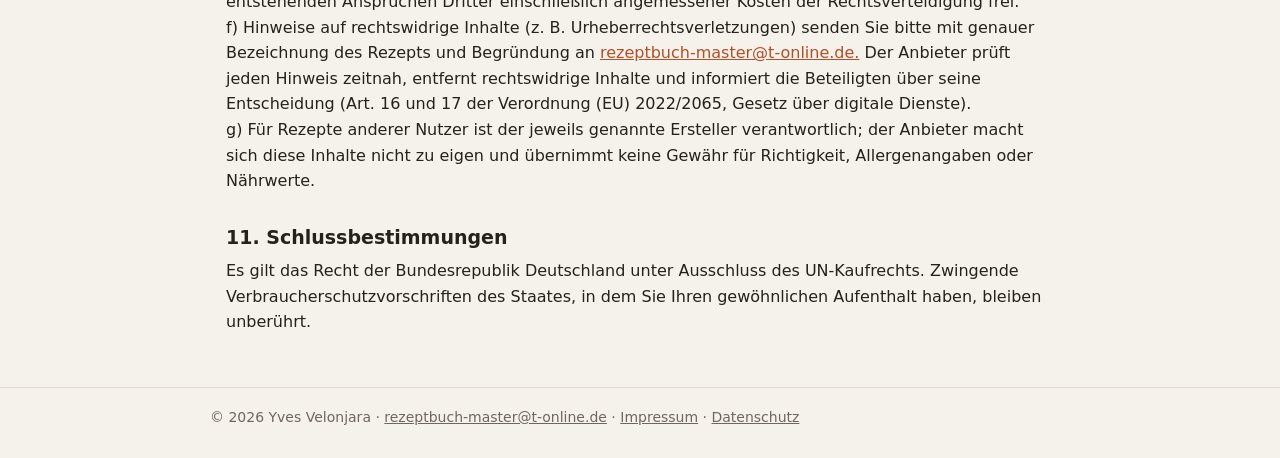
<file: lizenz.html>
<!doctype html>
<html lang="de"><head><meta charset="utf-8"><meta name="viewport" content="width=device-width,initial-scale=1">
<title>Lizenzbedingungen – Rezeptbuch Master</title><link rel="icon" href="icon.png"><link rel="stylesheet" href="style.css"></head>
<body><header><div class="w hd"><img src="icon.png" alt=""><a href="index.html">Rezeptbuch Master</a></div>
<div class="w"><nav><a href="index.html">Start</a><a href="impressum.html">Impressum</a><a href="datenschutz.html">Datenschutz</a><a href="lizenz.html">Lizenzbedingungen</a><a href="bausteine.html">Lizenzen der Bausteine</a></nav></div></header>
<main class="w"><h1>LIZENZBEDINGUNGEN (Nutzungsbedingungen) für „Rezeptbuch Master“ – Stand: Oktober 2026</h1>
<h2>1. Anbieter</h2>
<p>Yves Velonjara, Alt-Tempelhof 32, 12103 Berlin, Deutschland (<a href="mailto:rezeptbuch-master@t-online.de">rezeptbuch-master@t-online.de</a>).</p>
<h2>2. Editionen</h2>
<p>a) Basisversion (kostenlos): Android-App und Windows-Programm mit bis zu 25 eigenen Rezepten; Beispielrezepte zählen nicht mit. Im Windows-Programm übernehmen Import, Export und KI-Leser je Vorgang höchstens 10 Rezepte.<br>b) Pro (Kauf in der App über Google Play): App ohne Begrenzung der Rezeptanzahl sowie ein Freischaltschlüssel für das Windows-Programm mit bis zu 200 eigenen Rezepten, sonst ohne Einschränkungen.<br>c) Windows Unlimited (Kauf in der App über Google Play): Freischaltschlüssel für das Windows-Programm ohne jede Begrenzung; enthält Pro in der App.<br>d) Ultimate (Kauf in der App über Google Play): Freischaltschlüssel für das Windows-Programm ohne jede Begrenzung, zusätzlich mit Allergen- und Ernährungsfunktionen (Erkennung der 14 Hauptallergene, Allergen-Suche, Baum „Allergenfrei von“, Speisekarten-Hinweis) und Portionsrechner; enthält Pro und diese Funktionen in der App. Käufer von Windows Unlimited können mit dem günstigeren „Upgrade auf Ultimate“ wechseln. e) KI-Guthaben (Kauf in der App über Google Play, beliebig oft): 100 Punkte für die Funktion „Rezept aus Foto“ der App sowie für Übersetzungen und das KI-Auslesen von Rezeptseiten im Windows-Programm (0,5 Punkte je Rezeptseite; der Guthaben-Code wird dazu im Windows-Programm eingetragen oder beim Abgleich übertragen). In der App kostet je Rezept die Qualitätsstufe „Standard“ (Claude Haiku 5.5) 1 Punkt im Batch-Auftrag und 2 Punkte sofort, die Stufe „Genau“ (Claude Sonnet 5.5) 1,5 Punkte im Batch-Auftrag und 3 Punkte sofort. Batch-Ergebnisse kommen zeitversetzt, meist innerhalb einer Stunde, spätestens nach 24 Stunden. Die eingesetzten KI-Modelle können durch gleichwertige Nachfolger ersetzt werden.<br>f) Bonus-Punkte: Beim Kauf von Pro werden einmalig 100 KI-Punkte gutgeschrieben, bei Windows Unlimited 200, bei Ultimate 500 und beim Upgrade auf Ultimate 300 – je Kauf einmal. Die App löst sie nach dem Kauf bzw. beim Wiederherstellen der Käufe automatisch ein und zeigt den Guthaben-Code an. Für Bonus-Punkte gilt Abschnitt 5; wird der Kauf erstattet, können nicht verbrauchte Bonus-Punkte gesperrt werden.<br>Im Windows-Programm kostet der KI-Leser je Foto bzw. PDF-Seite 2 Punkte sofort und 1 Punkt im Batch-Auftrag (Qualität „Genau“: 3 bzw. 1,5 Punkte); er läuft ausschließlich über den Server des Anbieters. Alle Käufe sind einmalige Zahlungen ohne Abonnement.</p>
<h2>3. Kauf und Erstattung</h2>
<p>Käufe erfolgen ausschließlich über Google Play. Vertragspartner für die Zahlung ist Google; es gelten die Nutzungsbedingungen von Google Play, einschließlich der dort geregelten Erstattungen. Ihre gesetzlichen Rechte als Verbraucher bleiben unberührt.</p>
<h2>4. Nutzungsrecht</h2>
<p>Sie erhalten ein einfaches, nicht übertragbares, zeitlich unbegrenztes Recht, die Software für private und eigene berufliche Zwecke zu nutzen. Ein Windows-Freischaltschlüssel gilt für einen PC (Installations-ID). Nach einem Wechsel des PCs oder einer Neuinstallation von Windows erhalten Sie auf Anfrage mit Angabe der Google-Play- Bestellnummer einen neuen Schlüssel. Die Software darf nicht verändert, zurückentwickelt oder weiterverkauft werden, soweit das Gesetz dies nicht ausdrücklich erlaubt. Die Weitergabe von Freischaltschlüsseln ist nicht gestattet.</p>
<h2>5. KI-Guthaben</h2>
<p>Punkte werden für jede verarbeitete Anfrage abgebucht. Nur bei technischen Fehlern auf Seiten des Anbieters oder des KI-Dienstes (Dienst nicht erreichbar, Antwort abgebrochen oder unlesbar, Batch-Auftrag fehlgeschlagen) wird nichts abgebucht bzw. automatisch zurückgebucht. Erkennt die KI auf einem Foto kein Rezept, weil das Foto kein Rezept zeigt, unscharf, zu dunkel, abgeschnitten oder unleserlich ist, liegt das in der Verantwortung des Nutzers; die Punkte bleiben abgebucht, und die App nennt den Grund. Punkte verfallen nicht. Sie sind an den angezeigten Guthaben-Code gebunden, mit dem sie auch auf einem anderen Gerät genutzt werden können; bitte bewahren Sie ihn auf. Ein Weiterverkauf von Guthaben ist nicht gestattet. Die Ergebnisse erzeugt eine KI; sie können Fehler enthalten und sind vor dem Speichern zu prüfen. Fehlerhafte oder unangemessene Ergebnisse können Sie in der App mit „Ergebnis melden“ an mich senden. Der Anbieter bemüht sich um eine ständige Verfügbarkeit, kann sie aber nicht garantieren. Wird die Funktion eingestellt, erstattet der Anbieter nicht verbrauchtes Guthaben auf Anfrage anteilig.</p>
<h2>6. Inhalte</h2>
<p>Für die von Ihnen gespeicherten Rezepte, Bilder und Videos sind Sie selbst verantwortlich. Inhalte fremder Webseiten, Bücher oder Zeitschriften sind häufig urheberrechtlich geschützt; übernehmen Sie sie nur im gesetzlich erlaubten Rahmen (insbesondere zum privaten Gebrauch) und geben Sie sie nicht weiter. Die mitgelieferten Beispielrezepte und -bilder sind eigene Werke des Anbieters und dürfen innerhalb der Software frei genutzt werden. Die Allergen- und Ernährungsangaben werden automatisch anhand der Zutaten mit Regeln (optional per KI) ermittelt oder von Ihnen eingetragen. Sie sind eine Hilfe und ersetzen keine Prüfung: Zutaten, Halbfertigprodukte und Rezepturen von Lieferanten können weitere Allergene enthalten. Für die Richtigkeit der Allergenkennzeichnung gegenüber Gästen oder Kunden (z. B. nach der Lebensmittelinformationsverordnung (EU) Nr. 1169/2011) sind Sie allein verantwortlich.</p>
<h2>7. Updates und Gewährleistung</h2>
<p>Es gelten die gesetzlichen Rechte bei Mängeln. Der Anbieter stellt Aktualisierungen, insbesondere Sicherheitsaktualisierungen, im gesetzlich vorgesehenen Umfang bereit. Bitte sichern Sie Ihre Rezepte regelmäßig (Windows-Programm: Service › Backup).</p>
<h2>8. Haftung</h2>
<p>Der Anbieter haftet unbeschränkt bei Vorsatz und grober Fahrlässigkeit, bei Verletzung von Leben, Körper oder Gesundheit, nach dem Produkthaftungsgesetz sowie im Umfang einer übernommenen Garantie. Bei leicht fahrlässiger Verletzung einer wesentlichen Vertragspflicht (deren Erfüllung die Nutzung überhaupt erst ermöglicht und auf deren Einhaltung Sie vertrauen dürfen) ist die Haftung auf den vertragstypischen, vorhersehbaren Schaden begrenzt. Im Übrigen ist die Haftung für leichte Fahrlässigkeit ausgeschlossen. Für den Verlust von Daten haftet der Anbieter nur in dem Umfang, der bei regelmäßiger Datensicherung durch Sie entstanden wäre.</p>
<h2>9. Dienste Dritter</h2>
<p>Dropbox, Tailscale, Google Play, Cloudflare, Telekom (E-Mail) und Anthropic (KI-Leser, Übersetzung, Rezept aus Foto) sind Angebote Dritter mit eigenen Bedingungen. Der Anbieter hat keinen Einfluss auf deren Verfügbarkeit.</p>
<h2>10. Rezepte für alle Nutzer freigeben</h2>
<p>a) Sie können eigene Rezepte allen Nutzern von Rezeptbuch Master zur Verfügung stellen. Dazu geben Sie einen Anzeigenamen und Ihre E-Mail-Adresse an und stimmen der Erklärung zu, die Sie per E-Mail erhalten. Mit der Zustimmung versichern Sie, dass Text und Bilder Ihr eigenes geistiges Eigentum sind bzw. Sie alle nötigen Rechte daran haben und dass durch die Veröffentlichung keine Rechte Dritter verletzt werden (insbesondere Urheber-, Marken- und Persönlichkeitsrechte; keine erkennbaren Personen ohne deren Einwilligung).<br>b) Sie räumen dem Anbieter das unentgeltliche, nicht ausschließliche, zeitlich und räumlich unbeschränkte Recht ein, das Rezept mit Bildern über Rezeptbuch Master allen Nutzern bereitzustellen. Die Nutzer dürfen es speichern, für sich verwenden und verändern. Ihr Anzeigename wird als Ersteller genannt und bleibt beim Rezept erhalten.<br>c) Sie können die weitere Veröffentlichung jederzeit per E-Mail an <a href="mailto:rezeptbuch-master@t-online.de">rezeptbuch-master@t-online.de</a> widerrufen. Der Anbieter entfernt das Rezept dann unverzüglich aus dem öffentlichen Angebot. Kopien, die andere Nutzer bereits gespeichert haben, bleiben davon unberührt und werden nicht gelöscht.<br>d) Ein Anspruch auf Veröffentlichung besteht nicht. Der Anbieter prüft Einreichungen und kann sie ohne Angabe von Gründen ablehnen oder veröffentlichte Rezepte entfernen, insbesondere bei Hinweisen auf Rechtsverletzungen. e) Verletzt ein von Ihnen freigegebenes Rezept Rechte Dritter und haben Sie dies zu vertreten, sind Sie dafür verantwortlich und stellen den Anbieter von daraus entstehenden Ansprüchen Dritter einschließlich angemessener Kosten der Rechtsverteidigung frei.<br>f) Hinweise auf rechtswidrige Inhalte (z. B. Urheberrechtsverletzungen) senden Sie bitte mit genauer Bezeichnung des Rezepts und Begründung an <a href="mailto:rezeptbuch-master@t-online.de.">rezeptbuch-master@t-online.de.</a> Der Anbieter prüft jeden Hinweis zeitnah, entfernt rechtswidrige Inhalte und informiert die Beteiligten über seine Entscheidung (Art. 16 und 17 der Verordnung (EU) 2022/2065, Gesetz über digitale Dienste).<br>g) Für Rezepte anderer Nutzer ist der jeweils genannte Ersteller verantwortlich; der Anbieter macht sich diese Inhalte nicht zu eigen und übernimmt keine Gewähr für Richtigkeit, Allergenangaben oder Nährwerte.</p>
<h2>11. Schlussbestimmungen</h2>
<p>Es gilt das Recht der Bundesrepublik Deutschland unter Ausschluss des UN-Kaufrechts. Zwingende Verbraucherschutzvorschriften des Staates, in dem Sie Ihren gewöhnlichen Aufenthalt haben, bleiben unberührt.</p></main>
<footer><div class="w">© 2026 Yves Velonjara · <a href="mailto:rezeptbuch-master@t-online.de">rezeptbuch-master@t-online.de</a> · <a href="impressum.html">Impressum</a> · <a href="datenschutz.html">Datenschutz</a></div></footer>
</body></html>
</file>
<file: style.css>
:root{--bg:#f5f2ec;--panel:#fff;--fg:#25211d;--muted:#6f675f;--acc:#b24f27;--border:#e3dbcf}
@media (prefers-color-scheme:dark){:root{--bg:#1c1d1f;--panel:#26282b;--fg:#ece8e2;--muted:#a49d94;--acc:#e58a55;--border:#3a3d41}}
*{box-sizing:border-box}body{margin:0;background:var(--bg);color:var(--fg);font:16px/1.6 system-ui,-apple-system,"Segoe UI",Roboto,sans-serif}
header{background:linear-gradient(160deg,#cc6236,#92391a);color:#fff}header .hd{display:flex;align-items:center;gap:14px;padding:18px 16px 10px}
header img{width:44px;height:44px}header a{color:#fff;text-decoration:none;font-weight:700;font-size:20px}
nav{display:flex;flex-wrap:wrap;gap:4px 18px;padding:0 16px 14px}nav a{color:#ffe6d6!important;font-weight:500!important;font-size:15px!important}
.w{max-width:860px;margin:0 auto}main{padding:8px 16px 40px}h1{font-size:28px;line-height:1.25;margin:28px 0 12px}h2{font-size:19px;margin:28px 0 6px}
a{color:var(--acc)}p{margin:0 0 12px;overflow-wrap:anywhere}.card{background:var(--panel);border:1px solid var(--border);border-radius:14px;padding:18px 20px;margin:16px 0}
.grid{display:grid;grid-template-columns:repeat(auto-fit,minmax(230px,1fr));gap:14px}.btn{display:inline-block;background:var(--acc);color:#fff!important;text-decoration:none;font-weight:600;padding:11px 20px;border-radius:10px;margin:4px 8px 4px 0}
.btn.sec{background:transparent;color:var(--acc)!important;border:1.5px solid var(--acc)}.shots{display:flex;gap:12px;overflow-x:auto;padding:4px 0 10px}.shots img{height:420px;border-radius:12px}
footer{border-top:1px solid var(--border);color:var(--muted);font-size:14px;padding:18px 16px 30px}footer a{color:var(--muted)}ul{padding-left:20px;margin:6px 0}
</file>
